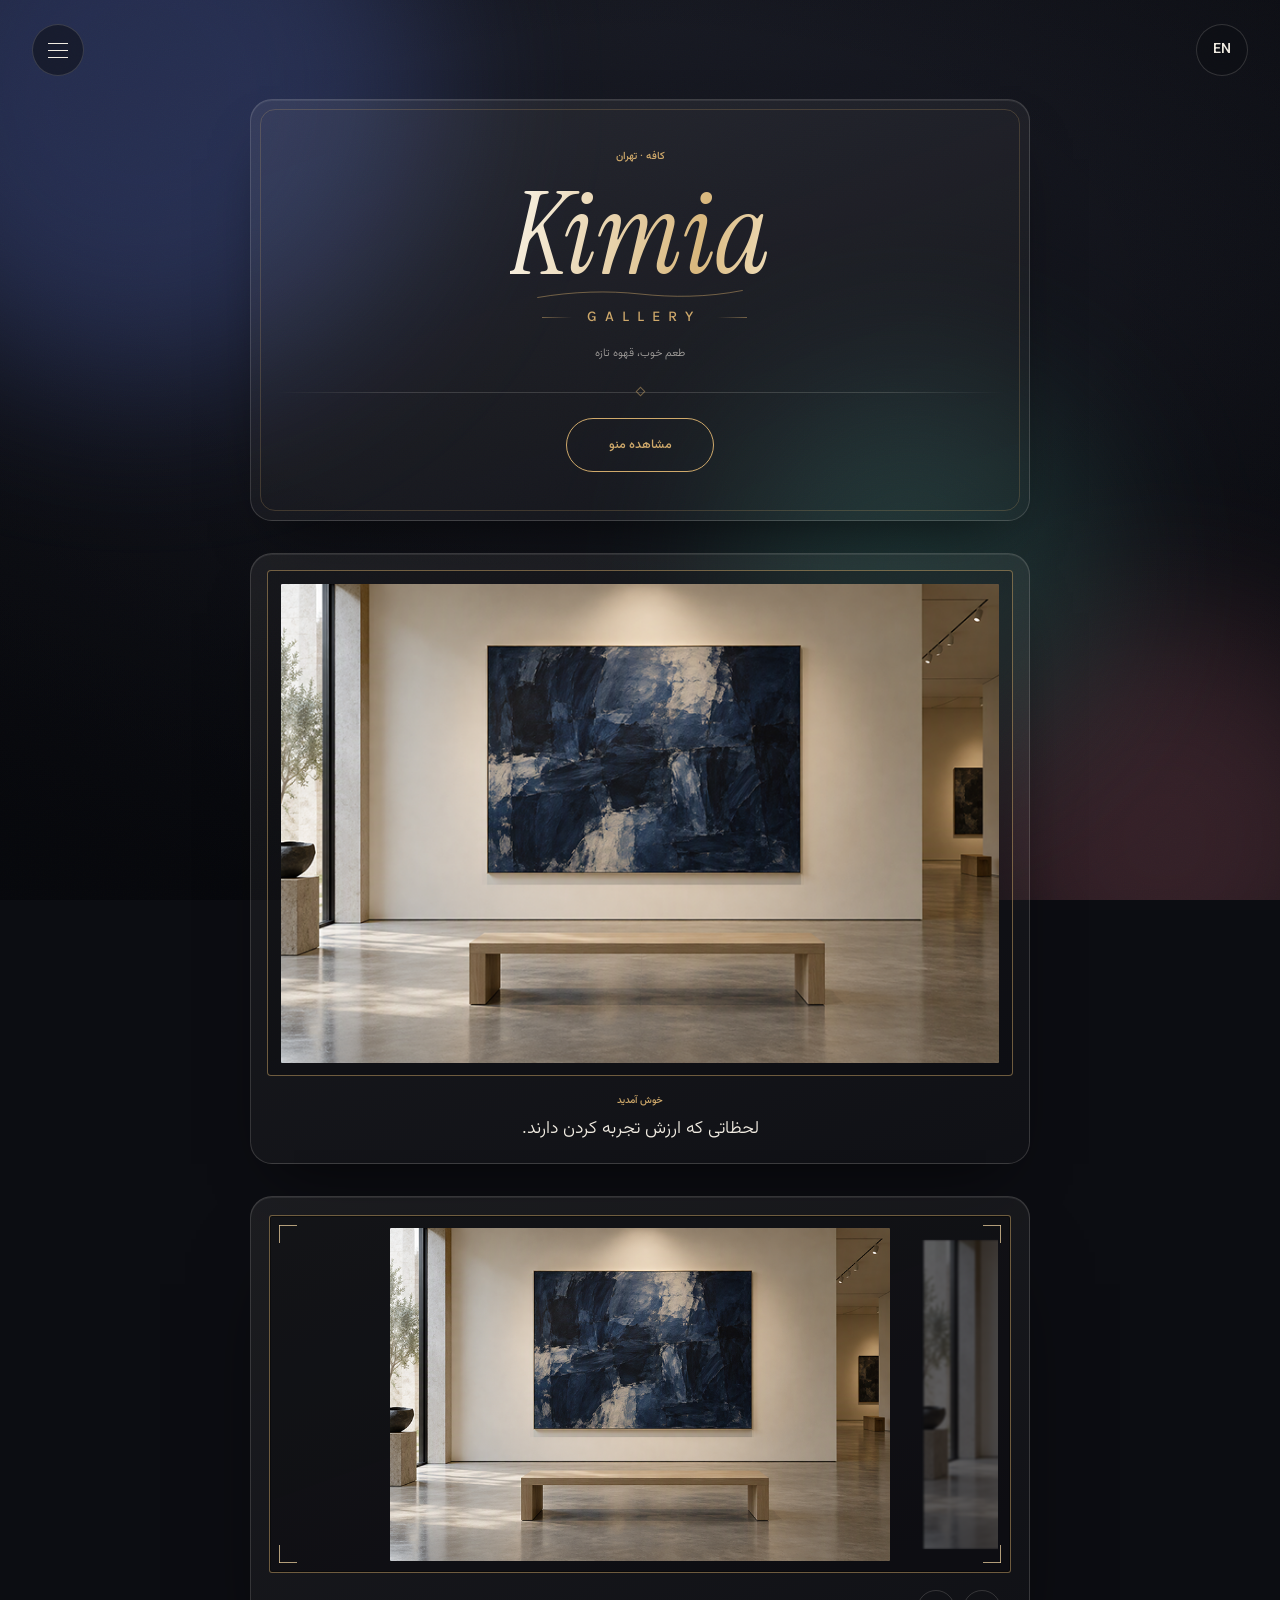
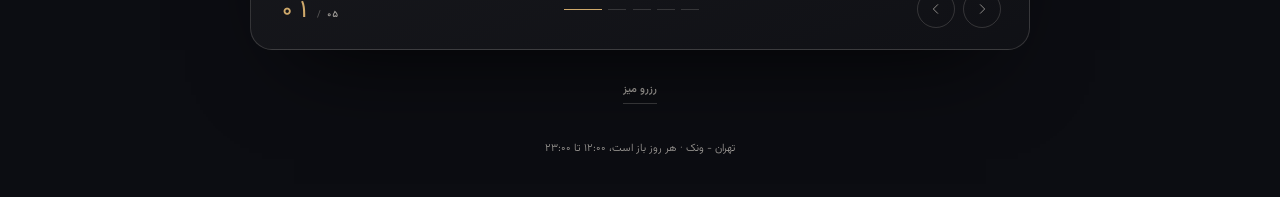
<file: index.html>
<!DOCTYPE html>
<html lang="en">
<head>
  <meta charset="UTF-8">
  <meta name="viewport" content="width=device-width, initial-scale=1, viewport-fit=cover">
  <style>html.i18n-loading body{visibility:hidden}</style>
<script>
(function(){var d=document.documentElement,l='fa';
try{l=localStorage.getItem('site-lang')||'fa'}catch(e){}
d.lang=l;d.dir=l==='fa'?'rtl':'ltr';d.classList.add('i18n-loading');
setTimeout(function(){d.classList.remove('i18n-loading')},1500);})();
</script>
  <title>Kimia Gallery — Coffee House in Tehran</title>
  <meta name="description" content="Kimia Gallery is a coffee house in Tehran serving fresh coffee, sandwiches, cakes and drinks in a calm, art-filled space.">
  <meta name="theme-color" content="#0c0d12">
  <meta name="author" content="Kimia Gallery">
  <link rel="icon" href="imgs/favicon.svg" type="image/svg+xml">
  <link rel="preload" as="image" href="imgs/gallery-hero.png" fetchpriority="high">

  <link rel="preconnect" href="https://fonts.googleapis.com">
  <link rel="preconnect" href="https://fonts.gstatic.com" crossorigin>
  <link href="https://fonts.googleapis.com/css2?family=Instrument+Serif:ital@1&family=Fraunces:opsz,wght@9..144,300..600&family=Karla:wght@300;400;500;600&family=Vazirmatn:wght@300;400;500;600&display=swap" rel="stylesheet">
  <link rel="stylesheet" href="css/index.css">
</head>
<body>

  <!-- Soft glowing background shapes (the glass blurs these) -->
  <div class="bg" aria-hidden="true">
    <span class="orb orb-1"></span>
    <span class="orb orb-2"></span>
    <span class="orb orb-3"></span>
  </div>

  <button class="lang-btn" id="langBtn" type="button" data-no-i18n aria-label="Switch language">EN</button>
  <!-- Hamburger button -->
  <button class="burger" id="burger" aria-label="Open navigation" aria-expanded="false" aria-controls="drawer">
    <span></span><span></span><span></span>
  </button>

  <!-- Hamburger drawer: menu links -->
  <div class="scrim" id="scrim"></div>
  <nav class="drawer glass" id="drawer" aria-label="Main navigation" aria-hidden="true">
    <ul>
      <li><a href="pages/menu.html#coffee">Coffee's</a></li>
      <li><a href="pages/menu.html#mains">Main courses</a></li>
      <li><a href="pages/menu.html#desserts">Desserts</a></li>
      <li><a href="pages/menu.html#drinks">Drinks</a></li>
      <li><a href="pages/menu.html#reservations">Reservations</a></li>
    </ul>
  </nav>

  <main class="page">

    <!-- Top: title -->
    <header class="title glass">
      <p class="eyebrow">Coffee house · Tehran</p>
      <h1 data-no-i18n>
        <span class="mark-name">Kimia</span>
        <svg class="mark-flourish" viewBox="0 0 240 16" aria-hidden="true" focusable="false"><path d="M3 12C44 5 83 4 120 8c37 4 76 4 117-4"/></svg>
        <span class="mark-sub">Gallery</span>
      </h1>
      <p class="est">Good taste, fresh coffee</p>

      <div class="hero-actions">
        <a class="cta hero-cta" href="pages/menu.html">View the menu</a>
      </div>
    </header>

    <!-- Middle: featured interior -->
    <figure class="feature glass">
      <div class="feature-frame">
        <img src="imgs/gallery-hero.png" alt="Kimia Gallery interior" width="1536" height="1024" fetchpriority="high" decoding="async">
      </div>
      <figcaption class="feature-caption">
        <span class="kicker">Welcome</span>
        <span class="cap-text">Moments worth enjoying.</span>
      </figcaption>
    </figure>

    <!-- Gallery reel: replace each img src with your own photos -->
    <section class="reel glass" id="gallery" role="region" aria-roledescription="carousel" aria-label="Photo gallery">
      <div class="reel-frame">
        <div class="reel-track" id="reelTrack" tabindex="0">
          <figure class="reel-slide is-active">
            <img src="imgs/gallery-hero.png" alt="Kimia Gallery" width="1536" height="1024" loading="lazy" decoding="async">
          </figure>
          <figure class="reel-slide">
            <img src="imgs/gallery-hero.png" alt="Kimia Gallery" width="1536" height="1024" loading="lazy" decoding="async">
          </figure>
          <figure class="reel-slide">
            <img src="imgs/gallery-hero.png" alt="Kimia Gallery" width="1536" height="1024" loading="lazy" decoding="async">
          </figure>
          <figure class="reel-slide">
            <img src="imgs/gallery-hero.png" alt="Kimia Gallery" width="1536" height="1024" loading="lazy" decoding="async">
          </figure>
          <figure class="reel-slide">
            <img src="imgs/gallery-hero.png" alt="Kimia Gallery" width="1536" height="1024" loading="lazy" decoding="async">
          </figure>
        </div>
      </div>
      <div class="reel-bar">
        <span class="reel-count" data-no-i18n aria-hidden="true"><b id="reelNow">01</b><i id="reelTotal">05</i></span>
        <div class="reel-dots">
          <button class="reel-dot is-active" type="button" aria-label="Photo 1" aria-current="true"></button>
          <button class="reel-dot" type="button" aria-label="Photo 2"></button>
          <button class="reel-dot" type="button" aria-label="Photo 3"></button>
          <button class="reel-dot" type="button" aria-label="Photo 4"></button>
          <button class="reel-dot" type="button" aria-label="Photo 5"></button>
        </div>
        <div class="reel-nav">
          <button class="reel-btn" id="reelPrev" type="button" aria-label="Previous photo">
            <svg viewBox="0 0 24 24" aria-hidden="true" focusable="false"><path d="M14.5 5.5 8 12l6.5 6.5"/></svg>
          </button>
          <button class="reel-btn" id="reelNext" type="button" aria-label="Next photo">
            <svg viewBox="0 0 24 24" aria-hidden="true" focusable="false"><path d="M9.5 5.5 16 12l-6.5 6.5"/></svg>
          </button>
        </div>
      </div>
    </section>

    <!-- Secondary link -->
    <a class="reserve-link" href="pages/menu.html#reservations">Reserve a table</a>

    <footer class="site-foot">
      <p>Iran - Tehran - Vanak · Open every day, 12:00 – 23:00</p>
    </footer>

  </main>

  <script src="js/app.js"></script>
  <script src="js/lang.js"></script>
  <script src="js/gallery.js"></script>
</body>
</html>
</file>
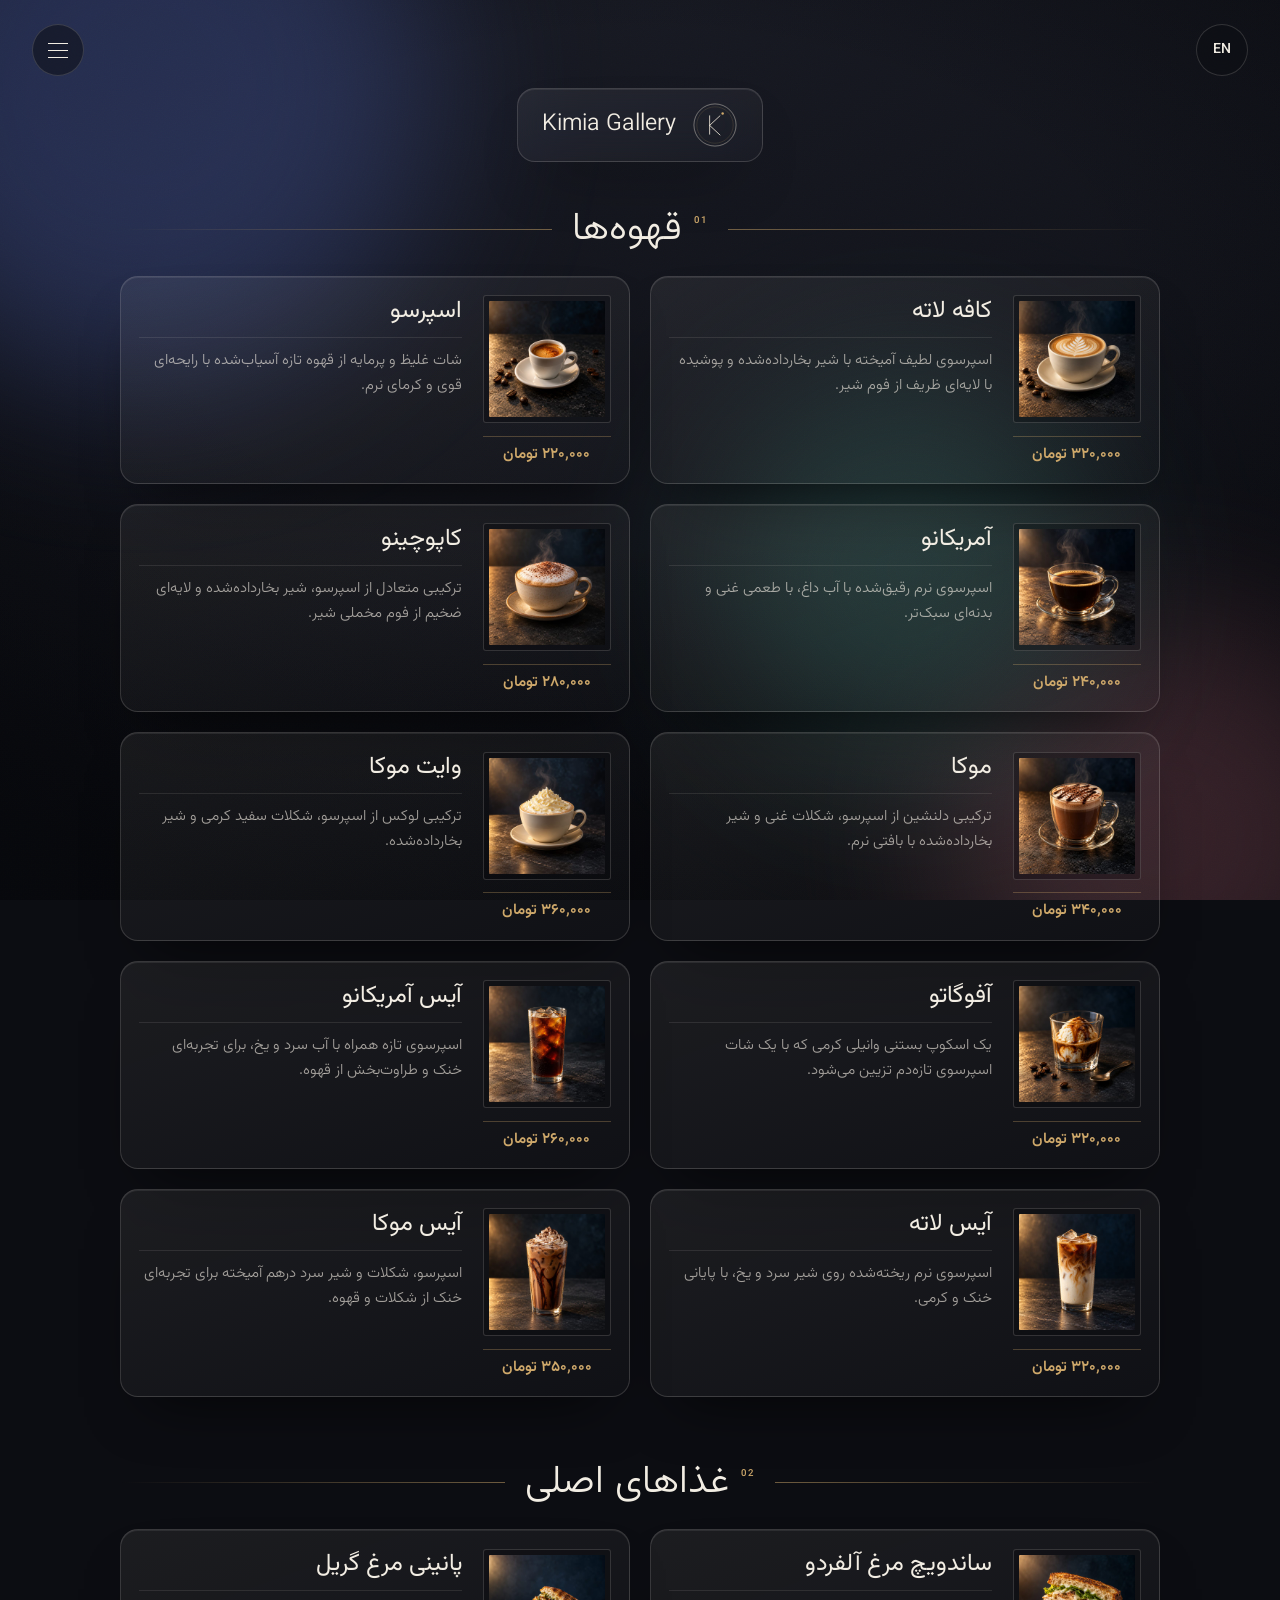
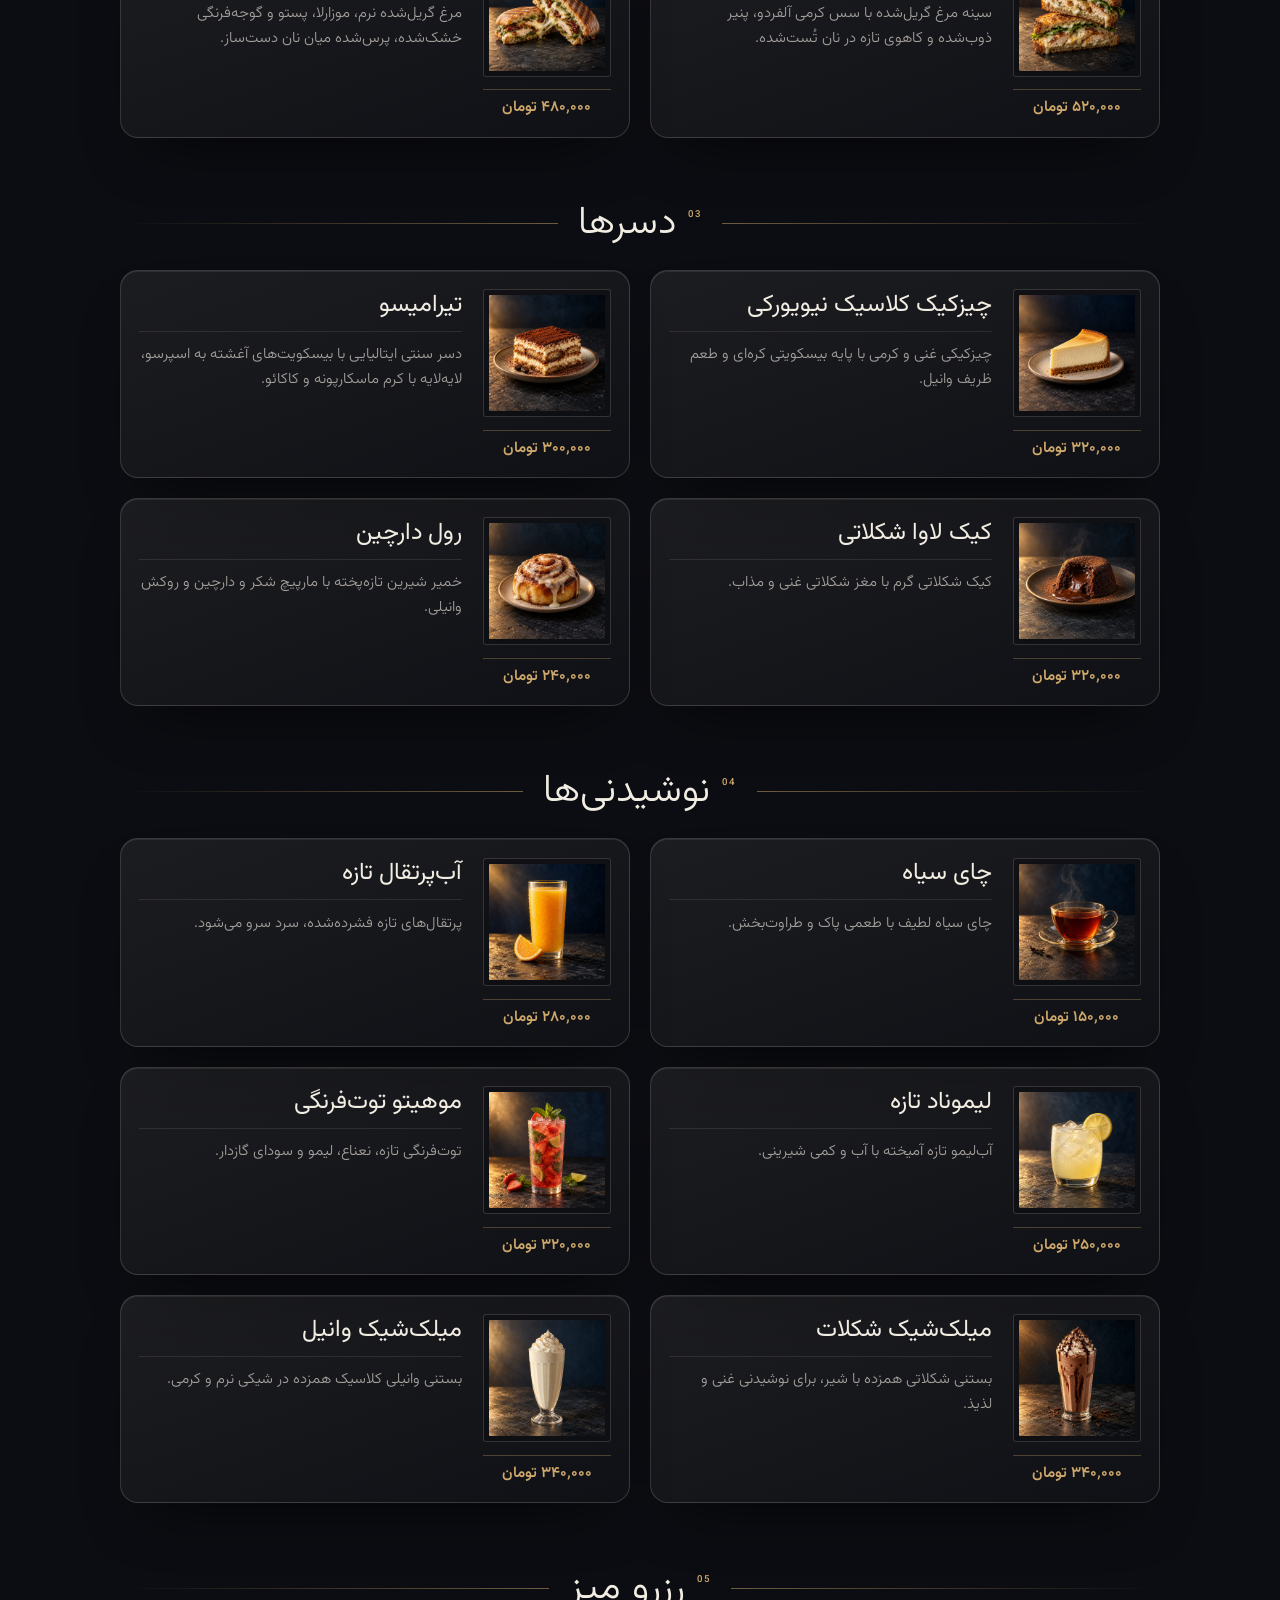
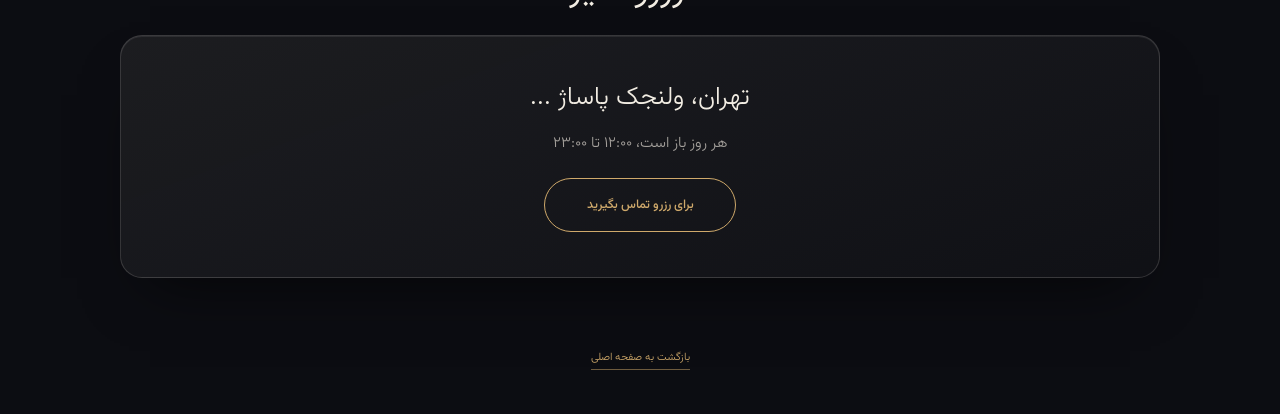
<file: pages/menu.html>
<!DOCTYPE html>
<html lang="en">
<head>
  <meta charset="UTF-8">
  <meta name="viewport" content="width=device-width, initial-scale=1, viewport-fit=cover">

  <title>Menu | Kimia Gallery — Coffee, Main Courses, Desserts &amp; Drinks</title>
  <meta name="description" content="Explore the full menu at Kimia Gallery in Tehran: coffee, main courses, desserts and drinks, with prices. Open every day, 12:00 – 23:00.">
  <link rel="canonical" href="https://www.kimiagallery.com/pages/menu.html">
  <meta name="robots" content="index, follow, max-image-preview:large">
  <meta name="theme-color" content="#0c0d12">
  <meta name="author" content="Kimia Gallery">
  <style>html.i18n-loading body{visibility:hidden}</style>
<script>
(function(){var d=document.documentElement,l='fa';
try{l=localStorage.getItem('site-lang')||'fa'}catch(e){}
d.lang=l;d.dir=l==='fa'?'rtl':'ltr';d.classList.add('i18n-loading');
setTimeout(function(){d.classList.remove('i18n-loading')},1500);})();
</script>

  <link rel="icon" href="../imgs/favicon.svg" type="image/svg+xml">

  <link rel="preconnect" href="https://fonts.googleapis.com">
  <link rel="preconnect" href="https://fonts.gstatic.com" crossorigin>
  <link href="https://fonts.googleapis.com/css2?family=Fraunces:opsz,wght@9..144,300..600&family=Karla:wght@300;400;500;600&family=Vazirmatn:wght@300;400;500;600&display=swap" rel="stylesheet">
  <link rel="stylesheet" href="../css/index.css">
  <link rel="stylesheet" href="../css/menu.css">

  <!-- Structured data: the café -->
  <script type="application/ld+json">
  {
    "@context": "https://schema.org",
    "@type": "CafeOrCoffeeShop",
    "name": "Kimia Gallery",
    "url": "https://www.kimiagallery.com/",
    "logo": "https://www.kimiagallery.com/imgs/kimia-mark.svg",
    "image": "https://www.kimiagallery.com/imgs/gallery-hero.png",
    "telephone": "+98-991-231-2132",
    "priceRange": "$$",
    "servesCuisine": "Coffee, sandwiches, desserts",
    "address": {
      "@type": "PostalAddress",
      "streetAddress": "Vanak",
      "addressLocality": "Tehran",
      "addressCountry": "IR"
    },
    "openingHours": "Mo-Su 12:00-23:00",
    "hasMenu": "https://www.kimiagallery.com/pages/menu.html"
  }
  </script>
</head>
<body>

  <div class="bg" aria-hidden="true">
    <span class="orb orb-1"></span>
    <span class="orb orb-2"></span>
    <span class="orb orb-3"></span>
  </div>

  <button class="lang-btn" id="langBtn" type="button" data-no-i18n aria-label="Switch language">EN</button>
  <!-- Hamburger -->
  <button class="burger" id="burger" aria-label="Open navigation" aria-expanded="false" aria-controls="drawer">
    <span></span><span></span><span></span>
  </button>

  <div class="scrim" id="scrim"></div>
  <nav class="drawer glass" id="drawer" aria-label="Menu categories" aria-hidden="true">
    <ul>
      <li><a href="#coffee">Coffee's</a></li>
      <li><a href="#mains">Main courses</a></li>
      <li><a href="#desserts">Desserts</a></li>
      <li><a href="#drinks">Drinks</a></li>
      <li><a href="#reservations">Reservations</a></li>
    </ul>
  </nav>

  <!-- Logo -->
  <header class="menu-head">
    <a class="logo-box glass" href="../index.html" aria-label="Kimia Gallery, back to home">
      <img src="../imgs/kimia-mark.svg" alt="Kimia Gallery monogram" width="52" height="52">
      <span class="logo-word" data-no-i18n>Kimia Gallery</span>
    </a>
  </header>

  <main class="menu">
    <h1 class="sr-only">Kimia Gallery — Menu</h1>

    <!-- ========== Coffee's ========== -->
    <section class="menu-section" id="coffee" aria-labelledby="coffee-title">
      <div class="sec-head">
        <h2 class="cat" id="coffee-title" data-index="01">Coffee's</h2>
      </div>
      <div class="items">

        <article class="item glass">
          <div class="item-pic"><img src="../imgs/menu/caffe-latte.jpg" alt="Caffè Latte" width="640" height="640" loading="lazy" decoding="async"></div>
          <div class="item-price"><span>T 320,000</span></div>
          <div class="item-body">
            <h3>Caffè Latte</h3>
            <p class="item-desc">A smooth espresso blended with steamed milk and finished with a delicate layer of foam.</p>
          </div>
        </article>

        <article class="item glass">
          <div class="item-pic"><img src="../imgs/menu/espresso.jpg" alt="Espresso" width="640" height="640" loading="lazy" decoding="async"></div>
          <div class="item-price"><span>T 220,000</span></div>
          <div class="item-body">
            <h3>Espresso</h3>
            <p class="item-desc">A rich, concentrated shot of freshly ground coffee with a bold aroma and smooth crema.</p>
          </div>
        </article>

        <article class="item glass">
          <div class="item-pic"><img src="../imgs/menu/americano.jpg" alt="Americano" width="640" height="640" loading="lazy" decoding="async"></div>
          <div class="item-price"><span>T 240,000</span></div>
          <div class="item-body">
            <h3>Americano</h3>
            <p class="item-desc">A smooth espresso diluted with hot water, offering a rich flavour with a lighter body.</p>
          </div>
        </article>

        <article class="item glass">
          <div class="item-pic"><img src="../imgs/menu/cappuccino.jpg" alt="Cappuccino" width="640" height="640" loading="lazy" decoding="async"></div>
          <div class="item-price"><span>T 280,000</span></div>
          <div class="item-body">
            <h3>Cappuccino</h3>
            <p class="item-desc">A balanced combination of espresso, steamed milk, and a thick layer of velvety milk foam.</p>
          </div>
        </article>

        <article class="item glass">
          <div class="item-pic"><img src="../imgs/menu/mocha.jpg" alt="Mocha" width="640" height="640" loading="lazy" decoding="async"></div>
          <div class="item-price"><span>T 340,000</span></div>
          <div class="item-body">
            <h3>Mocha</h3>
            <p class="item-desc">A delightful blend of espresso, rich chocolate, and steamed milk, finished with a smooth texture.</p>
          </div>
        </article>

        <article class="item glass">
          <div class="item-pic"><img src="../imgs/menu/white-mocha.jpg" alt="White Mocha" width="640" height="640" loading="lazy" decoding="async"></div>
          <div class="item-price"><span>T 360,000</span></div>
          <div class="item-body">
            <h3>White Mocha</h3>
            <p class="item-desc">A luxurious combination of espresso, creamy white chocolate, and steamed milk.</p>
          </div>
        </article>

        <article class="item glass">
          <div class="item-pic"><img src="../imgs/menu/affogato.jpg" alt="Affogato" width="640" height="640" loading="lazy" decoding="async"></div>
          <div class="item-price"><span>T 320,000</span></div>
          <div class="item-body">
            <h3>Affogato</h3>
            <p class="item-desc">A scoop of creamy vanilla ice cream elegantly topped with a freshly brewed shot of espresso.</p>
          </div>
        </article>

        <article class="item glass">
          <div class="item-pic"><img src="../imgs/menu/iced-americano.jpg" alt="Iced Americano" width="640" height="640" loading="lazy" decoding="async"></div>
          <div class="item-price"><span>T 260,000</span></div>
          <div class="item-body">
            <h3>Iced Americano</h3>
            <p class="item-desc">Fresh espresso combined with chilled water and ice for a crisp, refreshing coffee experience.</p>
          </div>
        </article>

        <article class="item glass">
          <div class="item-pic"><img src="../imgs/menu/iced-latte.jpg" alt="Iced Latte" width="640" height="640" loading="lazy" decoding="async"></div>
          <div class="item-price"><span>T 320,000</span></div>
          <div class="item-body">
            <h3>Iced Latte</h3>
            <p class="item-desc">Smooth espresso poured over chilled milk and ice for a refreshing, creamy finish.</p>
          </div>
        </article>

        <article class="item glass">
          <div class="item-pic"><img src="../imgs/menu/iced-mocha.jpg" alt="Iced Mocha" width="640" height="640" loading="lazy" decoding="async"></div>
          <div class="item-price"><span>T 350,000</span></div>
          <div class="item-body">
            <h3>Iced Mocha</h3>
            <p class="item-desc">Espresso, chocolate, and chilled milk blended together for a refreshing chocolate-coffee experience.</p>
          </div>
        </article>

      </div>
    </section>

    <!-- ========== Main courses ========== -->
    <section class="menu-section" id="mains" aria-labelledby="mains-title">
      <div class="sec-head">
        <h2 class="cat" id="mains-title" data-index="02">Main courses</h2>
      </div>
      <div class="items">

        <article class="item glass">
          <div class="item-pic"><img src="../imgs/menu/chicken-alfredo-sandwich.jpg" alt="Chicken Alfredo Sandwich" width="640" height="640" loading="lazy" decoding="async"></div>
          <div class="item-price"><span>T 520,000</span></div>
          <div class="item-body">
            <h3>Chicken Alfredo Sandwich</h3>
            <p class="item-desc">Grilled chicken breast with creamy Alfredo sauce, melted cheese, and fresh lettuce in toasted bread.</p>
          </div>
        </article>

        <article class="item glass">
          <div class="item-pic"><img src="../imgs/menu/grilled-chicken-panini.jpg" alt="Grilled Chicken Panini" width="640" height="640" loading="lazy" decoding="async"></div>
          <div class="item-price"><span>T 480,000</span></div>
          <div class="item-body">
            <h3>Grilled Chicken Panini</h3>
            <p class="item-desc">Tender grilled chicken, mozzarella, pesto, and sun-dried tomatoes pressed between artisan bread.</p>
          </div>
        </article>

      </div>
    </section>

    <!-- ========== Desserts ========== -->
    <section class="menu-section" id="desserts" aria-labelledby="desserts-title">
      <div class="sec-head">
        <h2 class="cat" id="desserts-title" data-index="03">Desserts</h2>
      </div>
      <div class="items">

        <article class="item glass">
          <div class="item-pic"><img src="../imgs/menu/cheesecake.jpg" alt="Classic New York Cheesecake" width="640" height="640" loading="lazy" decoding="async"></div>
          <div class="item-price"><span>T 320,000</span></div>
          <div class="item-body">
            <h3>Classic New York Cheesecake</h3>
            <p class="item-desc">A rich and creamy cheesecake with a buttery biscuit base and a delicate vanilla finish.</p>
          </div>
        </article>

        <article class="item glass">
          <div class="item-pic"><img src="../imgs/menu/tiramisu.jpg" alt="Tiramisu" width="640" height="640" loading="lazy" decoding="async"></div>
          <div class="item-price"><span>T 300,000</span></div>
          <div class="item-body">
            <h3>Tiramisu</h3>
            <p class="item-desc">Traditional Italian dessert featuring espresso-soaked ladyfingers layered with mascarpone cream and cocoa.</p>
          </div>
        </article>

        <article class="item glass">
          <div class="item-pic"><img src="../imgs/menu/chocolate-lava-cake.jpg" alt="Chocolate Lava Cake" width="640" height="640" loading="lazy" decoding="async"></div>
          <div class="item-price"><span>T 320,000</span></div>
          <div class="item-body">
            <h3>Chocolate Lava Cake</h3>
            <p class="item-desc">A warm chocolate cake with a rich, molten chocolate centre.</p>
          </div>
        </article>

        <article class="item glass">
          <div class="item-pic"><img src="../imgs/menu/cinnamon-roll.jpg" alt="Cinnamon Roll" width="640" height="640" loading="lazy" decoding="async"></div>
          <div class="item-price"><span>T 240,000</span></div>
          <div class="item-body">
            <h3>Cinnamon Roll</h3>
            <p class="item-desc">Freshly baked sweet dough spiralled with cinnamon sugar and topped with vanilla glaze.</p>
          </div>
        </article>

      </div>
    </section>

    <!-- ========== Drinks ========== -->
    <section class="menu-section" id="drinks" aria-labelledby="drinks-title">
      <div class="sec-head">
        <h2 class="cat" id="drinks-title" data-index="04">Drinks</h2>
      </div>
      <div class="items">

        <article class="item glass">
          <div class="item-pic"><img src="../imgs/menu/black-tea.jpg" alt="Black Tea" width="640" height="640" loading="lazy" decoding="async"></div>
          <div class="item-price"><span>T 150,000</span></div>
          <div class="item-body">
            <h3>Black Tea</h3>
            <p class="item-desc">Delicate Black tea with a clean and naturally refreshing taste.</p>
          </div>
        </article>

        <article class="item glass">
          <div class="item-pic"><img src="../imgs/menu/orange-juice.jpg" alt="Fresh Orange Juice" width="640" height="640" loading="lazy" decoding="async"></div>
          <div class="item-price"><span>T 280,000</span></div>
          <div class="item-body">
            <h3>Fresh Orange Juice</h3>
            <p class="item-desc">Freshly squeezed oranges served chilled.</p>
          </div>
        </article>

        <article class="item glass">
          <div class="item-pic"><img src="../imgs/menu/lemonade.jpg" alt="Fresh Lemonade" width="640" height="640" loading="lazy" decoding="async"></div>
          <div class="item-price"><span>T 250,000</span></div>
          <div class="item-body">
            <h3>Fresh Lemonade</h3>
            <p class="item-desc">Fresh lemon juice blended with water and a touch of sweetness.</p>
          </div>
        </article>

        <article class="item glass">
          <div class="item-pic"><img src="../imgs/menu/strawberry-mojito.jpg" alt="Strawberry Mojito" width="640" height="640" loading="lazy" decoding="async"></div>
          <div class="item-price"><span>T 320,000</span></div>
          <div class="item-body">
            <h3>Strawberry Mojito</h3>
            <p class="item-desc">Fresh strawberries, mint, lime, and sparkling soda.</p>
          </div>
        </article>

        <article class="item glass">
          <div class="item-pic"><img src="../imgs/menu/chocolate-milkshake.jpg" alt="Chocolate Milkshake" width="640" height="640" loading="lazy" decoding="async"></div>
          <div class="item-price"><span>T 340,000</span></div>
          <div class="item-body">
            <h3>Chocolate Milkshake</h3>
            <p class="item-desc">Chocolate ice cream blended with milk for a rich and indulgent drink.</p>
          </div>
        </article>

        <article class="item glass">
          <div class="item-pic"><img src="../imgs/menu/vanilla-milkshake.jpg" alt="Vanilla Milkshake" width="640" height="640" loading="lazy" decoding="async"></div>
          <div class="item-price"><span>T 340,000</span></div>
          <div class="item-body">
            <h3>Vanilla Milkshake</h3>
            <p class="item-desc">Classic vanilla ice cream blended into a smooth, creamy shake.</p>
          </div>
        </article>

      </div>
    </section>

    <!-- ========== Reservations ========== -->
    <section class="menu-section" id="reservations" aria-labelledby="reservations-title">
      <div class="sec-head">
        <h2 class="cat" id="reservations-title" data-index="05">Reservations</h2>
      </div>
      <div class="contact-card glass">
        <address>Iran, Tehran, Velanjak</address>
        <p>Open every day, 12:00 – 23:00</p>
        <a class="cta" href="tel:+98993106928888">Call to reserve</a>
      </div>
    </section>

    <footer class="site-foot">
      <a href="../index.html">Back to home</a>
    </footer>

  </main>

  <script src="../js/app.js"></script>
  <script src="../js/menu.js"></script>
  <script src="../js/lang.js"></script>
</body>
</html>
</file>
<file: css/index.css>
/* ---------- Design tokens: change the look here ---------- */
:root {
  --bg-deep: #0c0d12;            /* ink */
  --bg-mid: #171922;
  --glow-1: #3b4a86;             /* ultramarine */
  --glow-2: #8a4f5c;             /* rosewood */
  --glow-3: #2e5a54;             /* deep teal */
  --ink: #f2ede3;                /* warm ivory text */
  --ink-soft: rgba(242, 237, 227, .64);
  --accent: #cfa96b;             /* champagne */
  --accent-soft: rgba(207, 169, 107, .5);
  --glass-bg: rgba(242, 237, 227, .05);
  --glass-border: rgba(242, 237, 227, .16);
  --radius: 22px;
  --font-display: "Fraunces", Georgia, serif;
  --font-body: "Karla", system-ui, sans-serif;
}

*, *::before, *::after { box-sizing: border-box; }
html { height: 100%; }
body {
  margin: 0;
  min-height: 100%;
  font-family: var(--font-body);
  font-weight: 300;
  color: var(--ink);
  background: var(--bg-deep);
  overflow-x: hidden;
  -webkit-font-smoothing: antialiased;
}

/* ---------- Background ---------- */
.bg {
  position: fixed; inset: 0; z-index: -1;
  background: radial-gradient(120% 90% at 50% 0%, var(--bg-mid), var(--bg-deep));
  overflow: hidden;
}
.bg::before {
  content: "";
  position: absolute; inset: 0;
  background: radial-gradient(90% 70% at 50% 32%, transparent 40%, rgba(4, 5, 8, .6));
}
.bg::after {
  content: "";
  position: absolute; inset: 0;
  background-image: url("data:image/svg+xml,%3Csvg xmlns='http://www.w3.org/2000/svg' width='140' height='140'%3E%3Cfilter id='n'%3E%3CfeTurbulence type='fractalNoise' baseFrequency='0.85' numOctaves='2' stitchTiles='stitch'/%3E%3C/filter%3E%3Crect width='140' height='140' filter='url(%23n)' opacity='.55'/%3E%3C/svg%3E");
  opacity: .16;
  mix-blend-mode: soft-light;
  pointer-events: none;
}
.orb { position: absolute; border-radius: 50%; filter: blur(80px); opacity: .5; }
.orb-1 { width: 46vmax; height: 46vmax; background: var(--glow-1); top: -16vmax; left: -12vmax; }
.orb-2 { width: 34vmax; height: 34vmax; background: var(--glow-2); bottom: -12vmax; right: -8vmax; opacity: .34; }
.orb-3 { width: 30vmax; height: 30vmax; background: var(--glow-3); top: 42%; left: 56%; opacity: .45; }

/* ---------- Glass ---------- */
.glass {
  background: linear-gradient(160deg, rgba(242, 237, 227, .07), rgba(242, 237, 227, .02));
  border: 1px solid var(--glass-border);
  border-radius: var(--radius);
  -webkit-backdrop-filter: blur(20px) saturate(130%);
  backdrop-filter: blur(20px) saturate(130%);
  box-shadow:
    0 30px 60px -30px rgba(0, 0, 0, .7),
    inset 0 1px 0 rgba(255, 255, 255, .08);
}

/* ---------- Layout ---------- */
.page {
  width: min(100%, 800px);
  margin: 0 auto;
  padding: clamp(5rem, 11vh, 6.5rem) 1.25rem calc(2.5rem + env(safe-area-inset-bottom, 0px));
  display: flex;
  flex-direction: column;
  align-items: center;
  gap: clamp(1.5rem, 3.5vh, 2.25rem);
  animation: rise .9s cubic-bezier(.2, .7, .2, 1) both;
}
@keyframes rise { from { opacity: 0; transform: translateY(18px); } }

/* ---------- Title panel ---------- */
.title {
  width: 100%;
  padding: clamp(2.1rem, 6vw, 3rem) 1.5rem;
  border-radius: var(--radius);
  text-align: center;
  position: relative;
}
.title::before {
  content: "";
  position: absolute; inset: 9px;
  border: 1px solid rgba(207, 169, 107, .22);
  border-radius: calc(var(--radius) - 7px);
  pointer-events: none;
}
.eyebrow {
  margin: 0 0 1.1rem;
  font-size: .66rem;
  font-weight: 500;
  letter-spacing: .34em;
  text-transform: uppercase;
  color: var(--accent);
}
h1 {
  margin: 0;
  display: grid;
  justify-items: center;
  gap: .1rem;
  line-height: 1;
}
.mark-name {
  font-family: "Instrument Serif", var(--font-display);
  font-style: italic;
  font-weight: 400;
  font-size: clamp(3.6rem, 13vw, 7.2rem);
  letter-spacing: .005em;
  line-height: .9;
  color: #ecd9b4;
}
@supports ((-webkit-background-clip: text) or (background-clip: text)) {
  .mark-name {
    background: linear-gradient(100deg, #f8f2e4 0%, #d9b87e 34%, #f6eacf 52%, #c49e5f 76%, #f2e4c6 100%);
    background-size: 220% 100%;
    -webkit-background-clip: text;
    background-clip: text;
    color: transparent;
    animation: gold-sheen 10s ease-in-out infinite;
  }
}
@keyframes gold-sheen {
  0%, 100% { background-position: 0% 50%; }
  50% { background-position: 100% 50%; }
}
.mark-flourish {
  width: clamp(130px, 34vw, 210px);
  height: auto;
  margin-top: -.05rem;
  color: var(--accent-soft);
}
.mark-flourish path {
  fill: none;
  stroke: currentColor;
  stroke-width: 1.1;
  stroke-linecap: round;
}
.mark-sub {
  display: inline-flex;
  align-items: center;
  gap: .95rem;
  margin-top: .45rem;
  padding-left: .55em;
  font-family: "Karla", var(--font-body);
  font-weight: 500;
  font-size: clamp(.72rem, 2.6vw, .92rem);
  letter-spacing: .55em;
  text-transform: uppercase;
  color: var(--accent);
}
.mark-sub::before,
.mark-sub::after {
  content: "";
  width: clamp(18px, 5vw, 30px);
  height: 1px;
  background: linear-gradient(90deg, transparent, var(--accent-soft));
}
.mark-sub::after { background: linear-gradient(270deg, transparent, var(--accent-soft)); }
.est {
  margin: 1.25rem 0 0;
  font-size: .7rem;
  letter-spacing: .2em;
  text-transform: uppercase;
  color: var(--ink-soft);
}

/* ---------- Menu access inside the hero ---------- */
.hero-actions {
  position: relative;
  margin-top: 1.9rem;
  padding-top: 1.65rem;
  display: grid;
  justify-items: center;
  gap: 1.15rem;
}
.hero-actions::before {
  content: "";
  position: absolute;
  top: 0; left: 0; right: 0;
  height: 1px;
  background: linear-gradient(90deg, transparent, rgba(242, 237, 227, .16) 16%, rgba(242, 237, 227, .16) 84%, transparent);
}
.hero-actions::after {
  content: "";
  position: absolute;
  top: -4px;
  left: 50%;
  width: 7px; height: 7px;
  margin-left: -3.5px;
  border: 1px solid var(--accent-soft);
  transform: rotate(45deg);
  pointer-events: none;
}
.hero-cta { padding: .82rem 2.1rem; font-size: .72rem; }

.reserve-link {
  display: inline-flex;
  align-items: baseline;
  gap: .5rem;
  padding-bottom: .3rem;
  border-bottom: 1px solid rgba(242, 237, 227, .2);
  color: var(--ink-soft);
  font-size: .68rem;
  font-weight: 500;
  letter-spacing: .18em;
  text-transform: uppercase;
  text-decoration: none;
  transition: color .25s, border-color .25s;
}
.reserve-link:hover { color: var(--accent); border-color: var(--accent-soft); }
.reserve-link:focus-visible { outline: 2px solid var(--accent); outline-offset: 4px; }

/* ---------- Featured artwork ---------- */
.feature {
  width: 100%;
  margin: 0;
  padding: 1rem 1rem 1.3rem;
}
.feature-frame {
  padding: .8rem;
  border: 1px solid var(--accent-soft);
  border-radius: 4px;
  background: rgba(4, 5, 8, .25);
}
.feature-frame img {
  display: block;
  width: 100%;
  height: auto;
  aspect-ratio: 3 / 2;
  object-fit: cover;
  border-radius: 1px;
}
.feature-caption {
  margin: 1.05rem .25rem 0;
  display: flex;
  flex-direction: column;
  align-items: center;
  gap: .4rem;
  text-align: center;
}
.feature-caption .kicker {
  font-size: .62rem;
  font-weight: 500;
  letter-spacing: .3em;
  text-transform: uppercase;
  color: var(--accent);
}
.feature-caption .cap-text {
  font-family: var(--font-display);
  font-size: clamp(.98rem, 3vw, 1.12rem);
  color: var(--ink);
}

/* ---------- Gallery reel ---------- */
.reel {
  --reel-peek: 72%;
  --reel-dwell: 6.5s;
  position: relative;
  width: 100%;
  margin: 0;
  padding: clamp(.8rem, 1.8vw, 1.15rem);
  border-radius: var(--radius);
  box-shadow:
    0 44px 90px -44px rgba(0, 0, 0, .85),
    inset 0 1px 0 rgba(255, 255, 255, .08);
}
.reel-frame {
  position: relative;
  padding: clamp(.5rem, 1.2vw, .72rem);
  border: 1px solid var(--accent-soft);
  background: rgba(4, 5, 8, .3);
  border-radius: 3px;
  box-shadow: inset 0 0 0 1px rgba(0, 0, 0, .35);
}
.reel-frame::before {
  content: "";
  position: absolute;
  inset: 9px;
  z-index: 3;
  pointer-events: none;
  --bracket: rgba(233, 205, 156, .75);
  background:
    linear-gradient(var(--bracket), var(--bracket)) left top / 18px 1px no-repeat,
    linear-gradient(var(--bracket), var(--bracket)) left top / 1px 18px no-repeat,
    linear-gradient(var(--bracket), var(--bracket)) right top / 18px 1px no-repeat,
    linear-gradient(var(--bracket), var(--bracket)) right top / 1px 18px no-repeat,
    linear-gradient(var(--bracket), var(--bracket)) left bottom / 18px 1px no-repeat,
    linear-gradient(var(--bracket), var(--bracket)) left bottom / 1px 18px no-repeat,
    linear-gradient(var(--bracket), var(--bracket)) right bottom / 18px 1px no-repeat,
    linear-gradient(var(--bracket), var(--bracket)) right bottom / 1px 18px no-repeat;
}
.reel-track {
  position: relative;
  display: flex;
  overflow-x: auto;
  scroll-snap-type: x mandatory;
  scroll-behavior: smooth;
  scrollbar-width: none;
  direction: ltr;
}
.reel-track::before,
.reel-track::after {
  content: "";
  flex: 0 0 calc((100% - var(--reel-peek)) / 2);
}
.reel-track::-webkit-scrollbar { display: none; }
.reel-track:focus-visible { outline: 2px solid var(--accent); outline-offset: 3px; }
.reel-slide {
  position: relative;
  flex: 0 0 var(--reel-peek);
  margin: 0;
  padding-inline: clamp(.28rem, .9vw, .5rem);
  overflow: hidden;
  scroll-snap-align: center;
  scroll-snap-stop: always;
  opacity: .5;
  transform: scale(.93);
  transition: opacity .7s ease, transform .9s cubic-bezier(.2, .7, .2, 1);
}
.reel-slide.is-active { opacity: 1; transform: scale(1); }
.reel-slide::after {
  content: "";
  position: absolute;
  inset: 0;
  pointer-events: none;
  background: linear-gradient(105deg, transparent 42%, rgba(255, 255, 255, .16) 50%, transparent 58%);
  transform: translateX(-140%);
}
.reel-slide.is-active::after { animation: reel-sheen 1.6s cubic-bezier(.3, .5, .2, 1) .15s 1; }
@keyframes reel-sheen { to { transform: translateX(140%); } }
.reel-slide img {
  display: block;
  width: 100%;
  height: auto;
  aspect-ratio: 3 / 2;
  object-fit: cover;
  border-radius: 1px;
  filter: brightness(.7) saturate(.9) blur(1px);
  transition: filter .8s ease;
}
.reel-slide.is-active img { filter: none; }
.reel.is-running .reel-slide.is-active img {
  animation: reel-drift var(--reel-dwell) cubic-bezier(.2, .6, .2, 1) both;
}
@keyframes reel-drift { from { transform: scale(1.03); } to { transform: scale(1); } }

.reel-bar {
  direction: ltr;
  display: flex;
  align-items: center;
  gap: 1.1rem;
  padding: 1.05rem .6rem .15rem;
}
.reel-count {
  direction: ltr;
  unicode-bidi: isolate;
  display: flex;
  align-items: baseline;
  gap: .4rem;
  min-width: 4.2em;
  font-variant-numeric: tabular-nums;
}
.reel-count b {
  font-family: "Instrument Serif", var(--font-display);
  font-style: italic;
  font-weight: 400;
  font-size: 1.55rem;
  line-height: 1;
  color: var(--accent);
}
.reel-count i {
  font-style: normal;
  font-size: .6rem;
  font-weight: 500;
  letter-spacing: .22em;
  color: var(--ink-soft);
}
.reel-count i::before { content: "/"; margin-right: .45em; opacity: .45; }
.reel-dots {
  flex: 1;
  display: flex;
  align-items: center;
  justify-content: center;
  gap: .4rem;
}
.reel-dot {
  position: relative;
  width: 18px;
  height: 26px;
  padding: 0;
  border: 0;
  background: none;
  cursor: pointer;
  -webkit-tap-highlight-color: transparent;
  transition: width .45s cubic-bezier(.2, .7, .2, 1);
}
.reel-dot.is-active { width: 38px; }
.reel-dot::before,
.reel-dot::after {
  content: "";
  position: absolute;
  left: 0; right: 0; top: 50%;
  height: 1px;
  transform-origin: left center;
}
.reel-dot::before { background: rgba(242, 237, 227, .16); transition: background .3s; }
.reel-dot::after { background: var(--accent); transform: scaleX(0); }
.reel-dot:hover::before { background: var(--accent-soft); }
.reel-dot.is-active::before { background: rgba(207, 169, 107, .24); }
.reel-dot.is-active::after { transform: scaleX(1); }
.reel.is-running .reel-dot.is-active::after {
  animation: reel-progress var(--reel-dwell) linear both;
}
.reel:hover .reel-dot.is-active::after,
.reel:hover .reel-slide.is-active img {
  animation-play-state: paused;
}
@media (hover: none), (pointer: coarse) {
  .reel:hover .reel-dot.is-active::after,
  .reel:hover .reel-slide.is-active img { animation-play-state: running; }
}
.reel.is-paused .reel-dot.is-active::after,
.reel.is-paused .reel-slide.is-active img { animation-play-state: paused; }
.reel:has(:focus-visible) .reel-dot.is-active::after,
.reel:has(:focus-visible) .reel-slide.is-active img { animation-play-state: paused; }
@keyframes reel-progress { from { transform: scaleX(0); } to { transform: scaleX(1); } }
.reel-dot:focus-visible { outline: 2px solid var(--accent); outline-offset: 2px; }
.reel-nav { display: flex; gap: .5rem; }
.reel-btn {
  width: 38px;
  height: 38px;
  display: grid;
  place-items: center;
  padding: 0;
  border: 1px solid rgba(242, 237, 227, .16);
  border-radius: 50%;
  background: transparent;
  color: var(--ink-soft);
  cursor: pointer;
  transition: color .3s, border-color .3s, background .3s;
}
.reel-btn:hover { color: #12141b; border-color: var(--accent); background: var(--accent); }
.reel-btn:focus-visible { outline: 2px solid var(--accent); outline-offset: 3px; }
.reel-btn svg {
  width: 16px;
  height: 16px;
  fill: none;
  stroke: currentColor;
  stroke-width: 1.3;
  stroke-linecap: round;
  stroke-linejoin: round;
}
@media (max-width: 560px) {
  .reel { --reel-peek: 82%; }
}
@media (max-width: 420px) {
  .reel-bar { gap: .5rem; padding-top: .9rem; }
  .reel-count { min-width: 0; gap: .3rem; }
  .reel-count b { font-size: 1.3rem; }
  .reel-count i { font-size: .54rem; letter-spacing: .16em; }
  .reel-dot { width: 14px; height: 22px; }
  .reel-dot.is-active { width: 26px; }
  .reel-btn { width: 34px; height: 34px; }
}

/* ---------- Button ---------- */
.cta {
  display: inline-block;
  padding: 1rem 2.6rem;
  border: 1px solid var(--accent);
  border-radius: 999px;
  background: transparent;
  color: var(--accent);
  font-size: .78rem;
  font-weight: 500;
  letter-spacing: .18em;
  text-transform: uppercase;
  text-decoration: none;
  transition: background .3s, color .3s, transform .25s;
}
.cta:hover {
  background: var(--accent);
  color: #14151b;
  transform: translateY(-2px);
}
.cta:focus-visible { outline: 2px solid var(--ink); outline-offset: 4px; }

/* ---------- Footer ---------- */
.site-foot {
  margin-top: .25rem;
  text-align: center;
  color: var(--ink-soft);
  font-size: .68rem;
  letter-spacing: .14em;
  text-transform: uppercase;
}
.site-foot p { margin: 0; }

/* ---------- Hamburger ---------- */
.burger {
  position: fixed;
  top: calc(1rem + env(safe-area-inset-top, 0px));
  right: 1rem;
  z-index: 30;
  width: 52px; height: 52px;
  display: grid; place-content: center; gap: 6px;
  border-radius: 50%;
  border: 1px solid var(--glass-border);
  background: rgba(14, 15, 20, .55);
  -webkit-backdrop-filter: blur(16px);
  backdrop-filter: blur(16px);
  cursor: pointer;
  transition: border-color .25s;
}
.burger:hover { border-color: var(--accent-soft); }
.burger span {
  display: block; width: 20px; height: 1px;
  background: var(--ink);
  transition: transform .35s, opacity .25s;
}
.burger[aria-expanded="true"] span:nth-child(1) { transform: translateY(7px) rotate(45deg); }
.burger[aria-expanded="true"] span:nth-child(2) { opacity: 0; }
.burger[aria-expanded="true"] span:nth-child(3) { transform: translateY(-7px) rotate(-45deg); }
.burger:focus-visible { outline: 2px solid var(--accent); outline-offset: 3px; }

.scrim {
  position: fixed; inset: 0; z-index: 10;
  background: rgba(4, 5, 8, .55);
  opacity: 0; pointer-events: none;
  transition: opacity .35s;
}
.scrim.open { opacity: 1; pointer-events: auto; }

.drawer {
  position: fixed;
  z-index: 20;
  top: calc(4.8rem + env(safe-area-inset-top, 0px));
  right: 1rem;
  width: min(320px, calc(100% - 2rem));
  padding: 1rem;
  background: linear-gradient(165deg, rgba(25, 27, 36, .95), rgba(12, 13, 18, .95));
  border-radius: 18px;
  opacity: 0;
  transform: translateY(-12px) scale(.97);
  transform-origin: top right;
  visibility: hidden;
  transition: opacity .3s, transform .3s, visibility .3s;
}
.drawer.open { opacity: 1; transform: none; visibility: visible; }
.drawer ul { list-style: none; margin: 0; padding: 0; counter-reset: nav; }
.drawer li { counter-increment: nav; }
.drawer li + li { border-top: 1px solid rgba(242, 237, 227, .1); }
.drawer a {
  display: flex;
  align-items: baseline;
  gap: .9rem;
  padding: .95rem 1rem;
  font-family: var(--font-display);
  font-size: 1.32rem;
  font-weight: 300;
  color: var(--ink);
  text-decoration: none;
  border-radius: 10px;
  transition: background .25s, color .25s;
}
.drawer a::before {
  content: counter(nav, decimal-leading-zero);
  font-family: var(--font-body);
  font-size: .6rem;
  font-weight: 500;
  letter-spacing: .2em;
  color: var(--accent);
}
.drawer a:hover, .drawer a:focus-visible {
  background: rgba(207, 169, 107, .09);
  color: var(--accent);
  outline: none;
}

/* ---------- Language switch ---------- */
.lang-btn {
  position: fixed;
  top: calc(1rem + env(safe-area-inset-top, 0px));
  left: 1rem;
  z-index: 30;
  width: 52px; height: 52px;
  border-radius: 50%;
  border: 1px solid var(--glass-border);
  background: rgba(14, 15, 20, .55);
  -webkit-backdrop-filter: blur(16px);
  backdrop-filter: blur(16px);
  color: var(--ink);
  font: 500 .88rem var(--font-body);
  cursor: pointer;
  transition: background .25s, color .25s, border-color .25s;
}
.lang-btn:hover { border-color: var(--accent-soft); color: var(--accent); }
.lang-btn:focus-visible { outline: 2px solid var(--accent); outline-offset: 3px; }

/* ---------- Larger screens ---------- */
@media (min-width: 900px) {
  .page { width: 820px; }
  .burger { top: 1.5rem; right: 2rem; }
  .drawer { top: 5.4rem; right: 2rem; }
  .lang-btn { top: 1.5rem; left: 2rem; }
}

@media (prefers-reduced-motion: reduce) {
  *, *::before, *::after { animation: none !important; transition: none !important; }
}

/* ---------- Persian: font, no letter-spacing (it breaks Persian letter joining) ---------- */
html[lang="fa"] {
  --font-display: "Vazirmatn", Tahoma, system-ui, sans-serif;
  --font-body: "Vazirmatn", Tahoma, system-ui, sans-serif;
}
html[lang="fa"] * { letter-spacing: 0 !important; }
html[lang="fa"] .mark-sub { letter-spacing: .55em !important; }
html[lang="fa"] .reel-count b { font-style: normal; }

/* ---------- Right-to-left ---------- */
html[dir="rtl"] .burger { right: auto; left: 1rem; }
html[dir="rtl"] .lang-btn { left: auto; right: 1rem; }
html[dir="rtl"] .drawer { right: auto; left: 1rem; transform-origin: top left; }
@media (min-width: 900px) {
  html[dir="rtl"] .burger { left: 2rem; }
  html[dir="rtl"] .lang-btn { right: 2rem; }
  html[dir="rtl"] .drawer { left: 2rem; }
}
</file>
<file: css/menu.css>
/* Menu page: loads AFTER index.css and reuses its colours, glass, background and hamburger */

html { scroll-behavior: smooth; }

.sr-only {
  position: absolute;
  width: 1px; height: 1px;
  margin: -1px; padding: 0;
  overflow: hidden;
  clip: rect(0 0 0 0);
  white-space: nowrap;
  border: 0;
}

/* ---------- Logo lockup ---------- */
.menu-head {
  display: flex;
  justify-content: center;
  padding: calc(5rem + env(safe-area-inset-top, 0px)) 1.25rem 0;
}
.logo-box {
  display: inline-flex;
  align-items: center;
  gap: 1rem;
  padding: .8rem 1.5rem;
  border-radius: 18px;
  text-decoration: none;
  color: var(--ink);
}
.logo-box img { width: 46px; height: 46px; flex: none; }
.logo-word {
  font-family: var(--font-display);
  font-weight: 300;
  font-size: clamp(1.2rem, 4vw, 1.45rem);
  letter-spacing: .05em;
  line-height: 1;
}
.logo-box:focus-visible { outline: 2px solid var(--accent); outline-offset: 4px; }

/* ---------- Page ---------- */
.menu {
  width: min(100%, 1080px);
  margin: 0 auto;
  padding: clamp(2rem, 5vh, 3rem) 1.25rem calc(3rem + env(safe-area-inset-bottom, 0px));
  animation: rise .9s cubic-bezier(.2, .7, .2, 1) both;
}
.menu-section {
  margin-bottom: clamp(2.75rem, 7vh, 4.25rem);
  scroll-margin-top: 1.5rem;
}

/* ---------- Section heading ---------- */
.sec-head {
  display: flex;
  align-items: center;
  gap: 1.25rem;
  margin: 0 0 1.5rem;
}
.sec-head::before,
.sec-head::after {
  content: "";
  flex: 1;
  height: 1px;
}
.sec-head::before { background: linear-gradient(90deg, transparent, var(--accent-soft)); }
.sec-head::after  { background: linear-gradient(270deg, transparent, var(--accent-soft)); }

.cat {
  display: inline-flex;
  align-items: flex-start;
  gap: .75rem;
  margin: 0;
  font-family: var(--font-display);
  font-weight: 300;
  font-size: clamp(1.75rem, 5.6vw, 2.45rem);
  letter-spacing: .03em;
  line-height: 1.15;
  white-space: nowrap;
}
.cat::before {
  content: attr(data-index);
  padding-top: .5rem;
  font-family: var(--font-body);
  font-size: .6rem;
  font-weight: 500;
  letter-spacing: .22em;
  color: var(--accent);
}

/* ---------- Works ---------- */
.items {
  display: grid;
  gap: 1rem;
}

.item {
  --pic: clamp(86px, 24vw, 112px);
  display: grid;
  grid-template-columns: var(--pic) minmax(0, 1fr);
  grid-template-areas:
    "pic body"
    "price body";
  grid-template-rows: auto 1fr;
  column-gap: clamp(.9rem, 2.5vw, 1.3rem);
  row-gap: .7rem;
  padding: 1rem;
  border-radius: 18px;
  transition: border-color .35s, background .35s;
}
.item:hover { border-color: rgba(207, 169, 107, .34); }

.item-pic {
  grid-area: pic;
  aspect-ratio: 1 / 1;
  border-radius: 3px;
  overflow: hidden;
  padding: 5px;
  background: rgba(4, 5, 8, .28);
  border: 1px solid var(--glass-border);
}
.item-pic img {
  display: block;
  width: 100%;
  height: 100%;
  object-fit: cover;
  border-radius: 1px;
  transition: transform .6s cubic-bezier(.2, .7, .2, 1);
}
.item:hover .item-pic img { transform: scale(1.04); }
.item-pic.no-img img { display: none; }

.item-price {
  grid-area: price;
  align-self: start;
  justify-self: stretch;
  margin-top: .1rem;
  padding-top: .5rem;
  border-top: 1px solid rgba(207, 169, 107, .3);
  text-align: center;
  color: var(--accent);
  font-family: var(--font-body);
  font-weight: 600;
  font-size: clamp(.82rem, 2.7vw, .95rem);
  letter-spacing: .04em;
  line-height: 1.3;
  white-space: nowrap;
}

.item-body {
  grid-area: body;
  min-width: 0;
  padding-top: .1rem;
}
.item-body h3 {
  margin: 0 0 .7rem;
  padding-bottom: .7rem;
  border-bottom: 1px solid rgba(242, 237, 227, .1);
  font-family: var(--font-display);
  font-weight: 400;
  font-size: clamp(1.22rem, 3.6vw, 1.5rem);
  line-height: 1.2;
}
.item-desc {
  margin: 0;
  font-size: .94rem;
  line-height: 1.65;
  color: var(--ink-soft);
}

/* ---------- Visit ---------- */
.contact-card {
  display: grid;
  justify-items: center;
  gap: .9rem;
  padding: clamp(2rem, 6vw, 2.8rem) 1.5rem;
  text-align: center;
}
.contact-card address {
  font-style: normal;
  font-family: var(--font-display);
  font-size: clamp(1.3rem, 4vw, 1.6rem);
  line-height: 1.4;
}
.contact-card p { margin: 0; color: var(--ink-soft); font-size: .95rem; }
.contact-card .cta { margin-top: .5rem; }

/* ---------- Active link in drawer ---------- */
.drawer a[aria-current="true"] {
  color: var(--accent);
  background: rgba(207, 169, 107, .09);
}

/* ---------- Footer ---------- */
.site-foot {
  text-align: center;
  padding-top: .5rem;
  font-size: .68rem;
  letter-spacing: .16em;
  text-transform: uppercase;
}
.site-foot a {
  color: var(--accent);
  text-decoration: none;
  border-bottom: 1px solid var(--accent-soft);
  padding-bottom: .2rem;
  transition: color .25s, border-color .25s;
}
.site-foot a:hover { color: var(--ink); border-color: var(--ink); }

/* ---------- Larger screens ---------- */
@media (min-width: 900px) {
  .menu-head { padding-top: 5.5rem; }
  .items { grid-template-columns: repeat(2, minmax(0, 1fr)); gap: 1.25rem; }
  .item { --pic: 128px; padding: 1.15rem; }
}

/* ---------- Small screens ---------- */
@media (max-width: 420px) {
  .item { padding: .85rem; row-gap: .55rem; }
}

@media (prefers-reduced-motion: reduce) {
  html { scroll-behavior: auto; }
}

/* ---------- RTL ---------- */
html[dir="rtl"] .sec-head::before { background: linear-gradient(270deg, transparent, var(--accent-soft)); }
html[dir="rtl"] .sec-head::after  { background: linear-gradient(90deg, transparent, var(--accent-soft)); }
</file>
